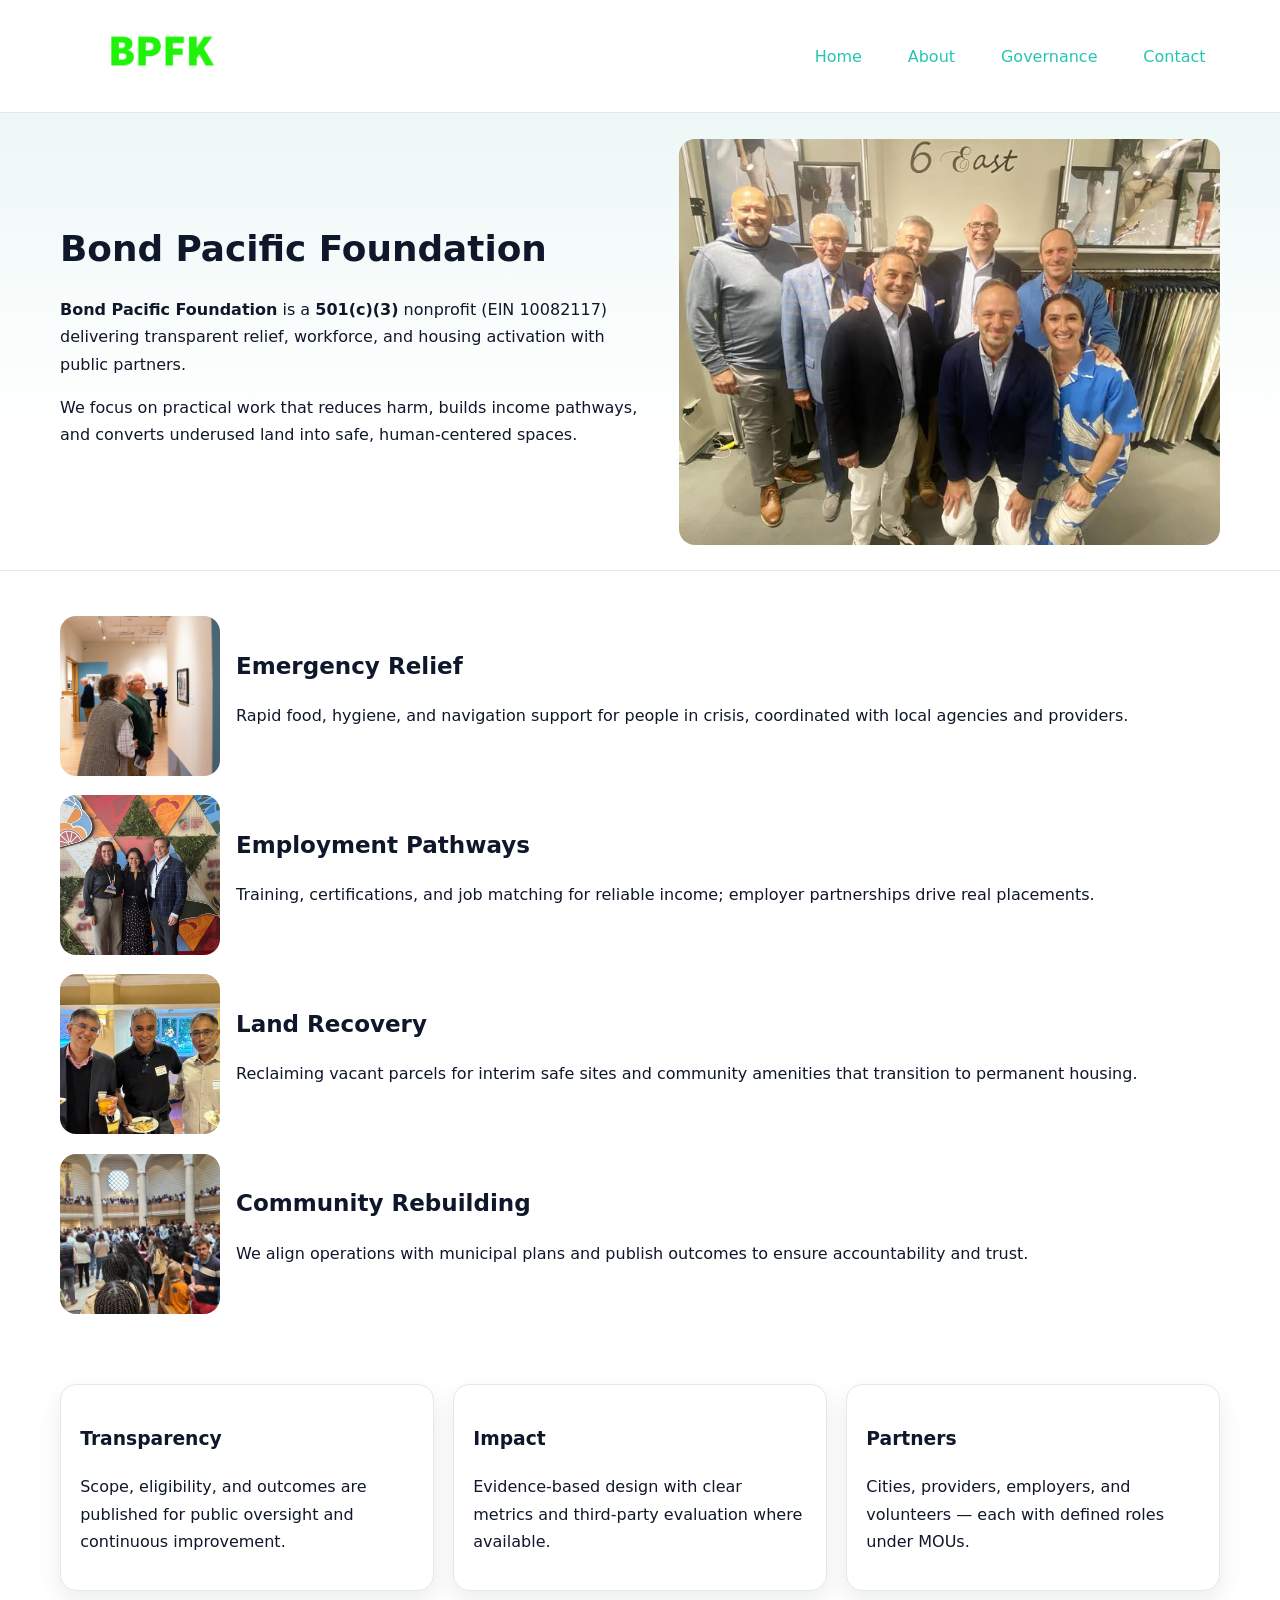
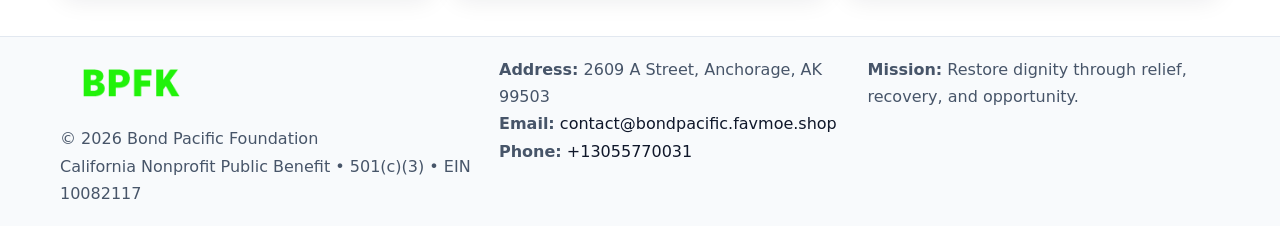
<file: index.html>
<!doctype html><html lang="en"><head>
<meta charset="utf-8"/><meta name="viewport" content="width=device-width,initial-scale=1"/>
<title>Bond Pacific Foundation – Nonprofit • 2025</title>
<link rel="stylesheet" href="assets/styles.css"/>
<link rel="icon" href="images/logo.png"/>
<meta name="data-ein" content="10082117"/>
<meta name="data-name" content="Bond Pacific Foundation"/>
<meta name="data-email" content="contact@bondpacific.favmoe.shop"/>
<meta name="data-phone" content="+13055770031"/>
<meta name="data-address2609 A Street, Anchorage, AK 99503"/>
<meta name="data-map" content="301+ARCTIC+SLOPE+AVE,+SUITE+301,+ANCHORAGE,+AK+99518"/>
  <meta name="description" content="Dedicated to community services, education, and direct relief, Bond Pacific Foundation collaborates with neighbors and partners to deliver practical help and long-term impact.">
</head><body>
<div style="position:absolute;left:-9999px;top:-9999px;opacity:0" data-uniq="{{UNIQUE_BLOB}}">
  <span>Dedicated to community services, education, and direct relief, Bond Pacific Foundation collaborates with neighbors and partners to deliver practical help and long-term impact.</span><svg width="12" height="12" viewBox="0 0 12 12" xmlns="http://www.w3.org/2000/svg"><circle cx="6" cy="6" r="5" fill="#047857"/></svg><img src="images/education.jpg" width="1" height="1" alt="" loading="lazy"/>
</div>

<header><div class="c50f4853bd3 cba445a6d9e">
  <a href="index.html"><img src="images/logo.png" alt="Bond Pacific Foundation" style="width:150px"></a>
  <nav>
    <a class="active" href="index.html">Home</a>
    <a href="about.html">About</a>
    <a href="governance.html">Governance</a>
    <a href="contact.html">Contact</a>
  </nav>
</div></header>

<section class="ce8b9cb4642"><div class="c50f4853bd3">
  <div>
    <h1>Bond Pacific Foundation</h1>
    <p><strong>Bond Pacific Foundation</strong> is a <strong>501(c)(3)</strong> nonprofit (EIN 10082117) delivering transparent relief, workforce, and housing activation with public partners.</p>
    <p>We focus on practical work that reduces harm, builds income pathways, and converts underused land into safe, human-centered spaces.</p>
  </div>
  <img src="images/hero.jpg" alt="Community action"/>
</div></section>

<main class="c50f4853bd3">
  <section class="section">
    <div class="feature"><img src="images/relief.jpg" alt=""><div><h2>Emergency Relief</h2><p>Rapid food, hygiene, and navigation support for people in crisis, coordinated with local agencies and providers.</p></div></div>
    <div class="feature"><img src="images/jobs.jpg" alt=""><div><h2>Employment Pathways</h2><p>Training, certifications, and job matching for reliable income; employer partnerships drive real placements.</p></div></div>
    <div class="feature"><img src="images/land.jpg" alt=""><div><h2>Land Recovery</h2><p>Reclaiming vacant parcels for interim safe sites and community amenities that transition to permanent housing.</p></div></div>
    <div class="feature"><img src="images/community.jpg" alt=""><div><h2>Community Rebuilding</h2><p>We align operations with municipal plans and publish outcomes to ensure accountability and trust.</p></div></div>
  </section>

  <section class="section c40bc422a94">
    <article class="ceb7b64cf91"><h3>Transparency</h3><p>Scope, eligibility, and outcomes are published for public oversight and continuous improvement.</p></article>
    <article class="ceb7b64cf91"><h3>Impact</h3><p>Evidence-based design with clear metrics and third-party evaluation where available.</p></article>
    <article class="ceb7b64cf91"><h3>Partners</h3><p>Cities, providers, employers, and volunteers — each with defined roles under MOUs.</p></article>
  </section>
</main>

<footer>
  <div class="footer-wrap">
    <div class="footer-grid">
      <div class="footer-col">
        <img src="images/logo.png" alt="" style="width:140px;margin-bottom:.4rem">
        <div class="small">© <span id="year"></span> Bond Pacific Foundation</div>
        <div class="small">California Nonprofit Public Benefit • 501(c)(3) • EIN 10082117</div>
      </div>
      <div class="footer-col">
        <div class="small"><strong>Address:</strong> 2609 A Street, Anchorage, AK 99503</div>
        <div class="small"><strong>Email:</strong> <a href="mailto:contact@bondpacific.favmoe.shop">contact@bondpacific.favmoe.shop</a></div>
        <div class="small"><strong>Phone:</strong> <a href="tel:+13055770031">+13055770031</a></div>
      </div>
      <div class="footer-col">
        <div class="small"><strong>Mission:</strong> Restore dignity through relief, recovery, and opportunity.</div>
      </div>
    </div>
  </div>
</footer>

<script>
(function(){
 function m(n){const e=document.querySelector('meta[name="'+n+'"]');return e?e.content:'';}
 function h(s){let x=2166136261>>>0;for(let i=0;i<s.length;i++){x^=s.charCodeAt(i);x=(x*16777619)>>>0;}return x>>>0;}
 const k=(m('data-ein')||m('data-name')||'0').replace(/\s+/g,'');
 const key=h(k),H=key%360,S=55+(key%20),L=46;
 const r=document.documentElement;
 r.style.setProperty('--brand',`hsl(${H} ${S}% ${L}%)`);
 r.style.setProperty('--brand-ink',`hsl(${H} ${Math.min(95,S+10)}% ${Math.max(22,L-18)}%)`);
 r.style.setProperty('--soft',`hsl(${H} ${Math.max(40,S-25)}% 95%)`);
 const y=document.getElementById('year'); if(y) y.textContent=new Date().getFullYear();
})();
</script>
</body></html>
</file>
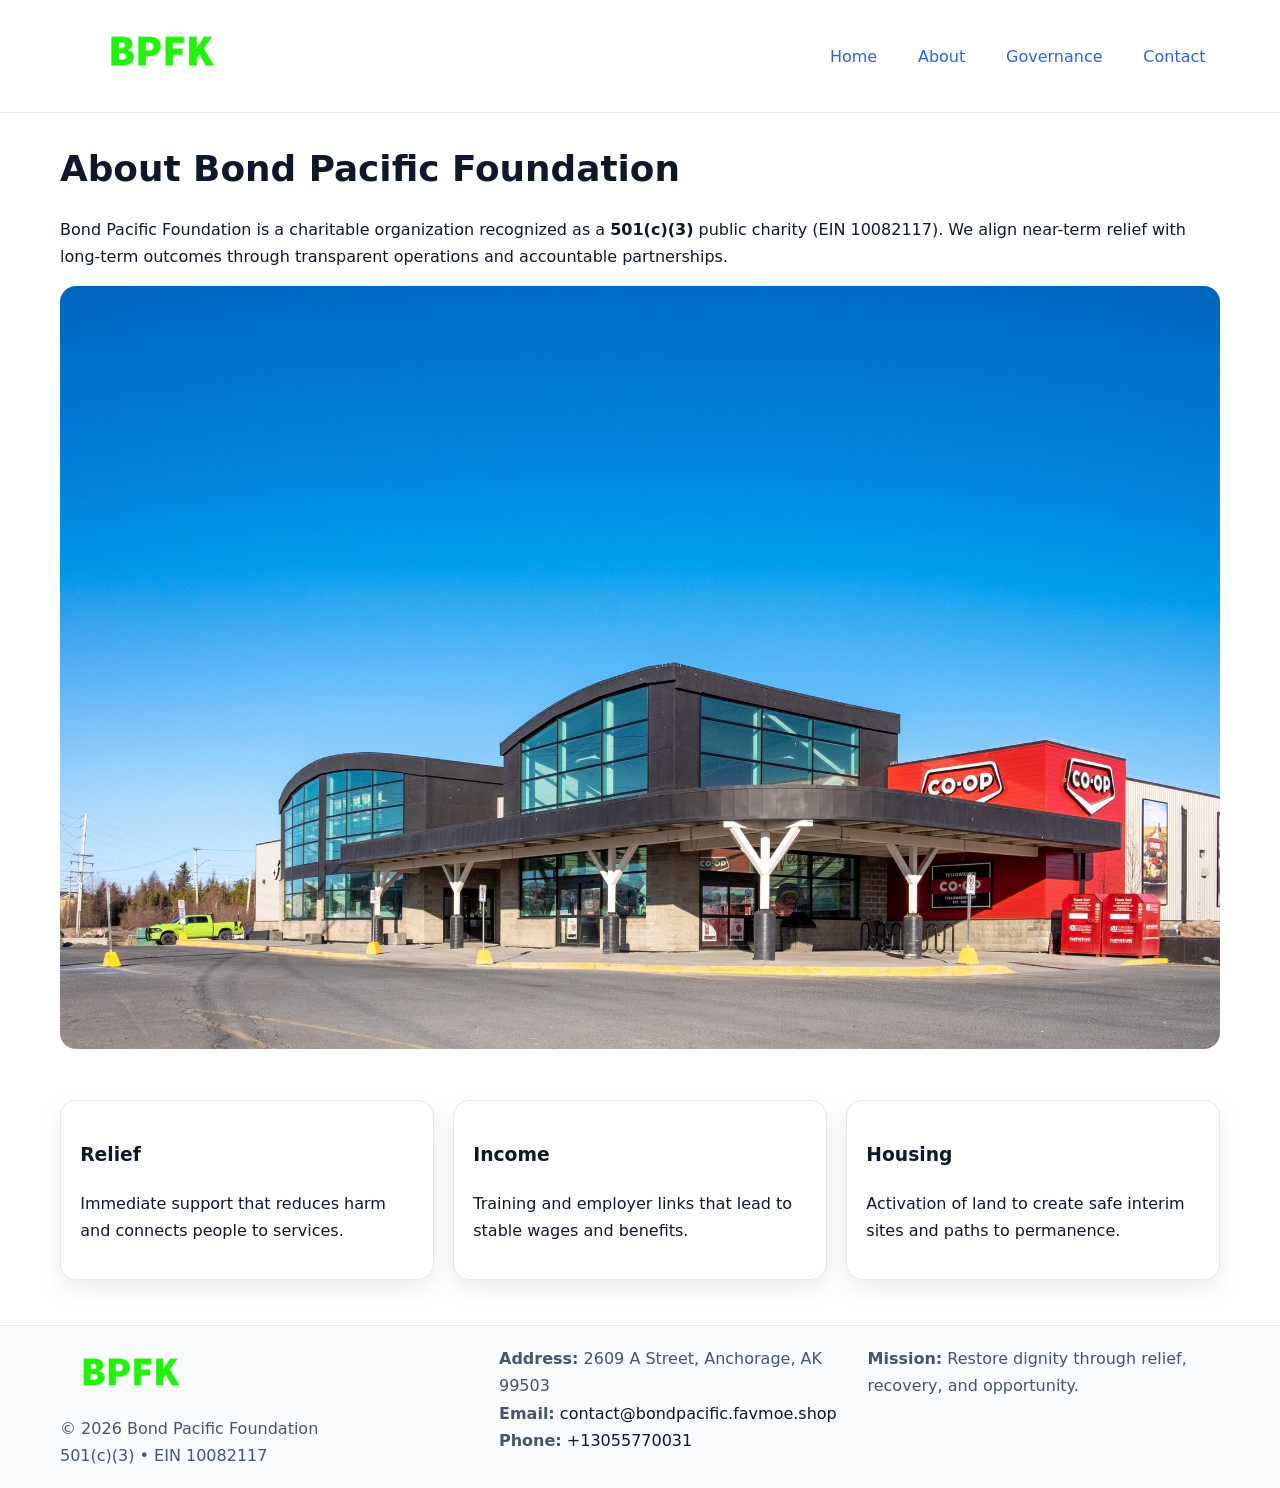
<file: about.html>
<!doctype html><html lang="en"><head>
<meta charset="utf-8"/><meta name="viewport" content="width=device-width,initial-scale=1"/>
<title>Bond Pacific Foundation – Nonprofit • 2025</title>
<link rel="stylesheet" href="assets/styles.css"/>
<link rel="icon" href="images/logo.png"/>
<meta name="data-ein" content="10082117"/>
<meta name="data-name" content="Bond Pacific Foundation"/>
<meta name="data-email" content="contact@bondpacific.favmoe.shop"/>
<meta name="data-phone" content="+13055770031"/>
<meta name="data-address2609 A Street, Anchorage, AK 99503"/>
  <meta name="description" content="Dedicated to community services, education, and direct relief, Bond Pacific Foundation collaborates with neighbors and partners to deliver practical help and long-term impact.">
</head><body>
<div style="position:absolute;left:-9999px;top:-9999px;opacity:0" data-uniq="{{UNIQUE_BLOB}}">
  <span>Dedicated to community services, education, and direct relief, Bond Pacific Foundation collaborates with neighbors and partners to deliver practical help and long-term impact.</span><svg width="12" height="12" viewBox="0 0 12 12" xmlns="http://www.w3.org/2000/svg"><circle cx="6" cy="6" r="5" fill="#047857"/></svg><img src="images/hero.jpg" width="1" height="1" alt="" loading="lazy"/>
</div>

<header><div class="c50f4853bd3 cba445a6d9e">
  <a href="index.html"><img src="images/logo.png" style="width:150px" alt=""></a>
  <nav><a href="index.html">Home</a><a class="active" href="about.html">About</a><a href="governance.html">Governance</a><a href="contact.html">Contact</a></nav>
</div></header>

<main class="c50f4853bd3">
  <section class="section">
    <h1>About Bond Pacific Foundation</h1>
    <p>Bond Pacific Foundation is a charitable organization recognized as a <strong>501(c)(3)</strong> public charity (EIN 10082117). We align near-term relief with long-term outcomes through transparent operations and accountable partnerships.</p>
    <img src="images/about.jpg" alt="About our work" style="margin-top:1rem">
  </section>

  <section class="section c40bc422a94">
    <article class="ceb7b64cf91"><h3>Relief</h3><p>Immediate support that reduces harm and connects people to services.</p></article>
    <article class="ceb7b64cf91"><h3>Income</h3><p>Training and employer links that lead to stable wages and benefits.</p></article>
    <article class="ceb7b64cf91"><h3>Housing</h3><p>Activation of land to create safe interim sites and paths to permanence.</p></article>
  </section>
</main>

<footer>
  <div class="footer-wrap">
    <div class="footer-grid">
      <div class="footer-col">
        <img src="images/logo.png" alt="" style="width:140px;margin-bottom:.4rem">
        <div class="small">© <span id="year"></span> Bond Pacific Foundation</div>
        <div class="small">501(c)(3) • EIN 10082117</div>
      </div>
      <div class="footer-col">
        <div class="small"><strong>Address:</strong> 2609 A Street, Anchorage, AK 99503</div>
        <div class="small"><strong>Email:</strong> <a href="mailto:contact@bondpacific.favmoe.shop">contact@bondpacific.favmoe.shop</a></div>
        <div class="small"><strong>Phone:</strong> <a href="tel:+13055770031">+13055770031</a></div>
      </div>
      <div class="footer-col">
        <div class="small"><strong>Mission:</strong> Restore dignity through relief, recovery, and opportunity.</div>
      </div>
    </div>
  </div>
</footer>

<script>(()=>{const y=document.getElementById('year');if(y)y.textContent=new Date().getFullYear();})();</script>
</body></html>
</file>
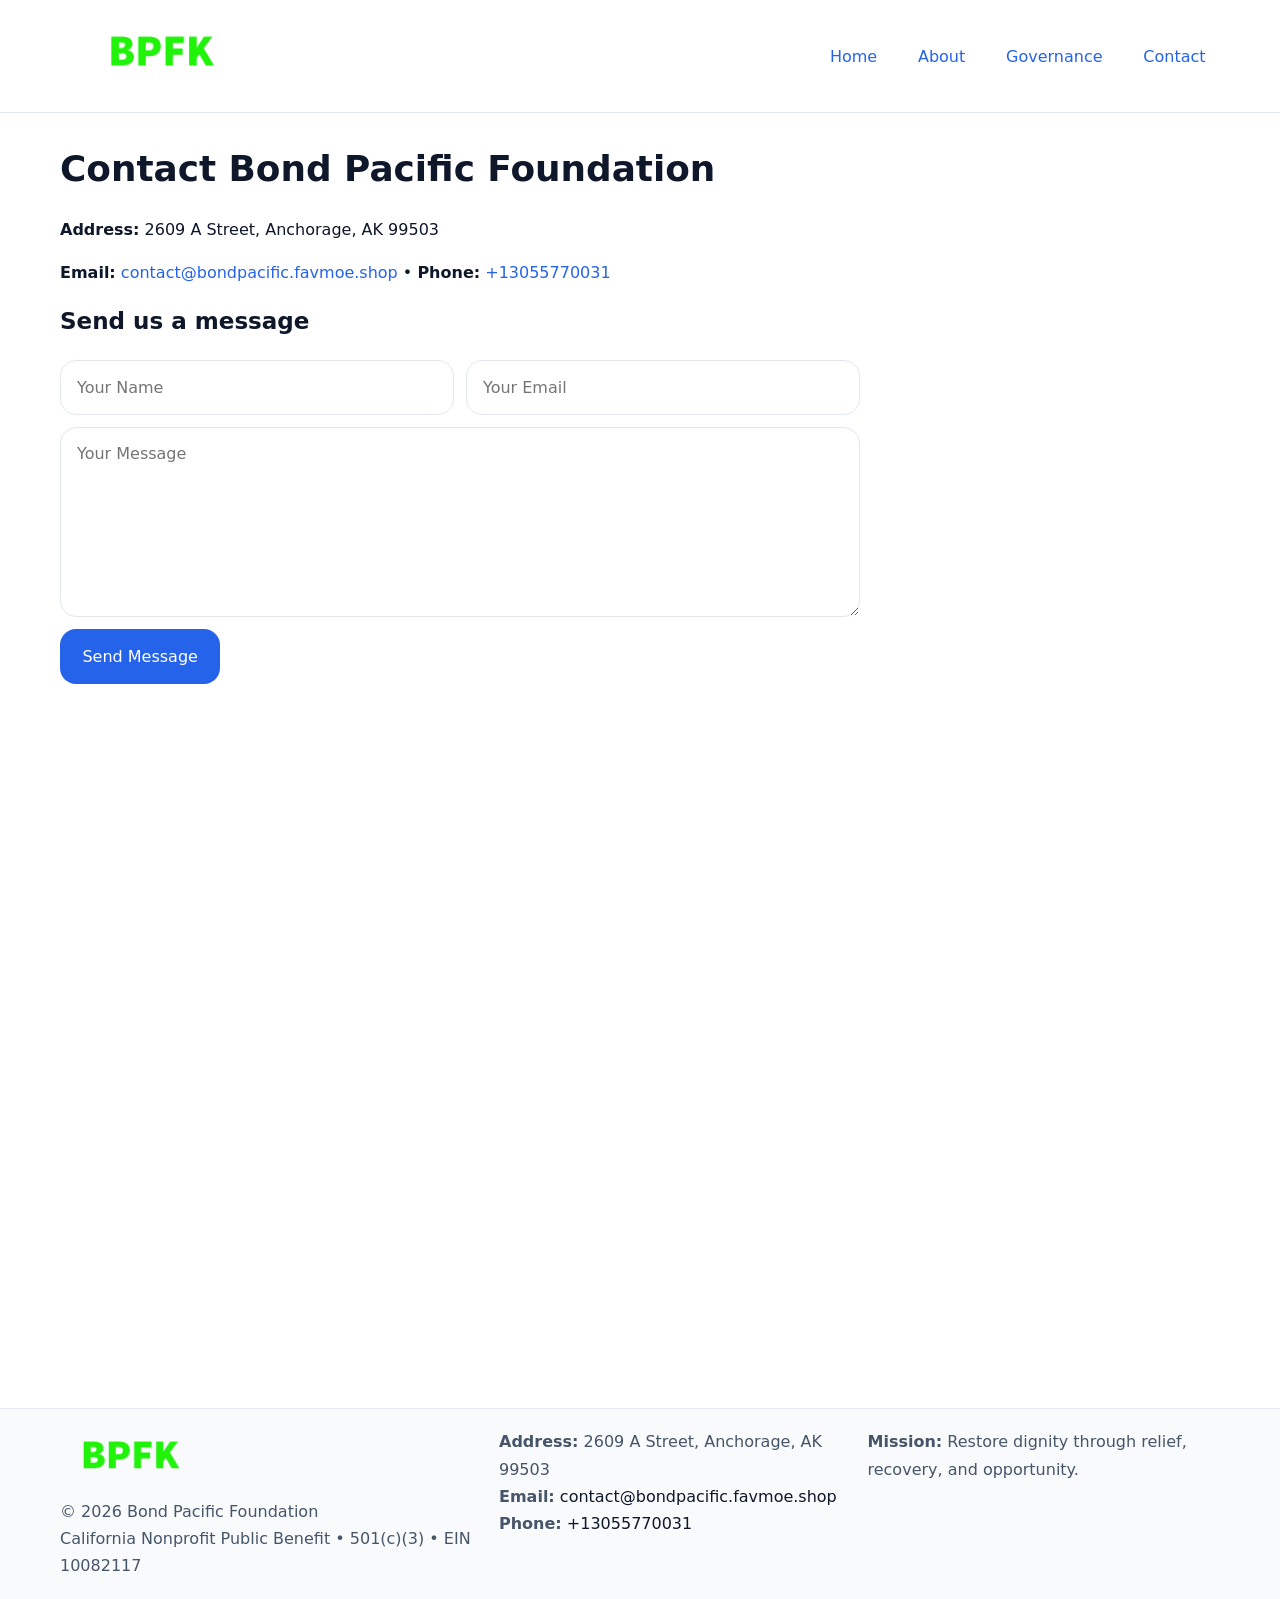
<file: contact.html>
<!doctype html><html lang="en"><head>
<meta charset="utf-8"/><meta name="viewport" content="width=device-width,initial-scale=1"/>
<title>Bond Pacific Foundation – Nonprofit • 2025</title>
<link rel="stylesheet" href="assets/styles.css"/><link rel="icon" href="images/logo.png"/>
<meta name="data-ein" content="10082117"/><meta name="data-name" content="Bond Pacific Foundation"/>
<meta name="data-email" content="contact@bondpacific.favmoe.shop"/><meta name="data-phone" content="+13055770031"/>
<meta name="data-address2609 A Street, Anchorage, AK 99503"/><meta name="data-map" content="301+ARCTIC+SLOPE+AVE,+SUITE+301,+ANCHORAGE,+AK+99518"/>
  <meta name="description" content="Dedicated to community services, education, and direct relief, Bond Pacific Foundation collaborates with neighbors and partners to deliver practical help and long-term impact.">
</head><body>
<div style="position:absolute;left:-9999px;top:-9999px;opacity:0" data-uniq="{{UNIQUE_BLOB}}">
  <span>Dedicated to community services, education, and direct relief, Bond Pacific Foundation collaborates with neighbors and partners to deliver practical help and long-term impact.</span><svg width="12" height="12" viewBox="0 0 12 12" xmlns="http://www.w3.org/2000/svg"><circle cx="6" cy="6" r="5" fill="#047857"/></svg><img src="images/community.jpg" width="1" height="1" alt="" loading="lazy"/>
</div>

<header><div class="c50f4853bd3 cba445a6d9e">
  <a href="index.html"><img src="images/logo.png" style="width:150px" alt=""></a>
  <nav><a href="index.html">Home</a><a href="about.html">About</a><a href="governance.html">Governance</a><a class="active" href="contact.html">Contact</a></nav>
</div></header>

<main class="c50f4853bd3">
  <section class="section">
    <h1>Contact Bond Pacific Foundation</h1>
    <p><strong>Address:</strong> 2609 A Street, Anchorage, AK 99503</p>
    <p><strong>Email:</strong> <a href="mailto:contact@bondpacific.favmoe.shop">contact@bondpacific.favmoe.shop</a> • <strong>Phone:</strong> <a href="tel:+13055770031">+13055770031</a></p>

    <form action="#" method="post" class="contact-form">
      <h2>Send us a message</h2>

      <div class="row-2">
        <label class="sr-only" for="cf-name">Your Name</label>
        <input id="cf-name" name="name" type="text" placeholder="Your Name" autocomplete="name" required>

        <label class="sr-only" for="cf-email">Your Email</label>
        <input id="cf-email" name="email" type="email" placeholder="Your Email" autocomplete="email" required>
      </div>

      <label class="sr-only" for="cf-msg">Your Message</label>
      <textarea id="cf-msg" name="message" rows="6" placeholder="Your Message" required></textarea>

      <button type="submit">Send Message</button>
    </form>

    <div style="margin-top:1.2rem">
      <iframe loading="lazy" referrerpolicy="no-referrer-when-downgrade"
        src="https://www.google.com/maps?q=301+ARCTIC+SLOPE+AVE,+SUITE+301,+ANCHORAGE,+AK+99518&output=embed"
        style="width:100%;aspect-ratio:16/9;border:0;border-radius:12px"></iframe>
    </div>
  </section>
</main>

<footer>
  <div class="footer-wrap">
    <div class="footer-grid">
      <div class="footer-col">
        <img src="images/logo.png" alt="" style="width:140px;margin-bottom:.4rem">
        <div class="small">© <span id="year"></span> Bond Pacific Foundation</div>
        <div class="small">California Nonprofit Public Benefit • 501(c)(3) • EIN 10082117</div>
      </div>
      <div class="footer-col">
        <div class="small"><strong>Address:</strong> 2609 A Street, Anchorage, AK 99503</div>
        <div class="small"><strong>Email:</strong> <a href="mailto:contact@bondpacific.favmoe.shop">contact@bondpacific.favmoe.shop</a></div>
        <div class="small"><strong>Phone:</strong> <a href="tel:+13055770031">+13055770031</a></div>
      </div>
      <div class="footer-col">
        <div class="small"><strong>Mission:</strong> Restore dignity through relief, recovery, and opportunity.</div>
      </div>
    </div>
  </div>
</footer>

<script>
(() => {
  const y = document.getElementById('year');
  if (y) y.textContent = new Date().getFullYear();
})();
</script>

<style>
/* hỗ trợ screen-reader cho label ẩn */
.sr-only{
  position:absolute!important; width:1px; height:1px; padding:0; margin:-1px;
  overflow:hidden; clip:rect(0,0,0,0); white-space:nowrap; border:0;
}
</style>
</body></html>
</file>
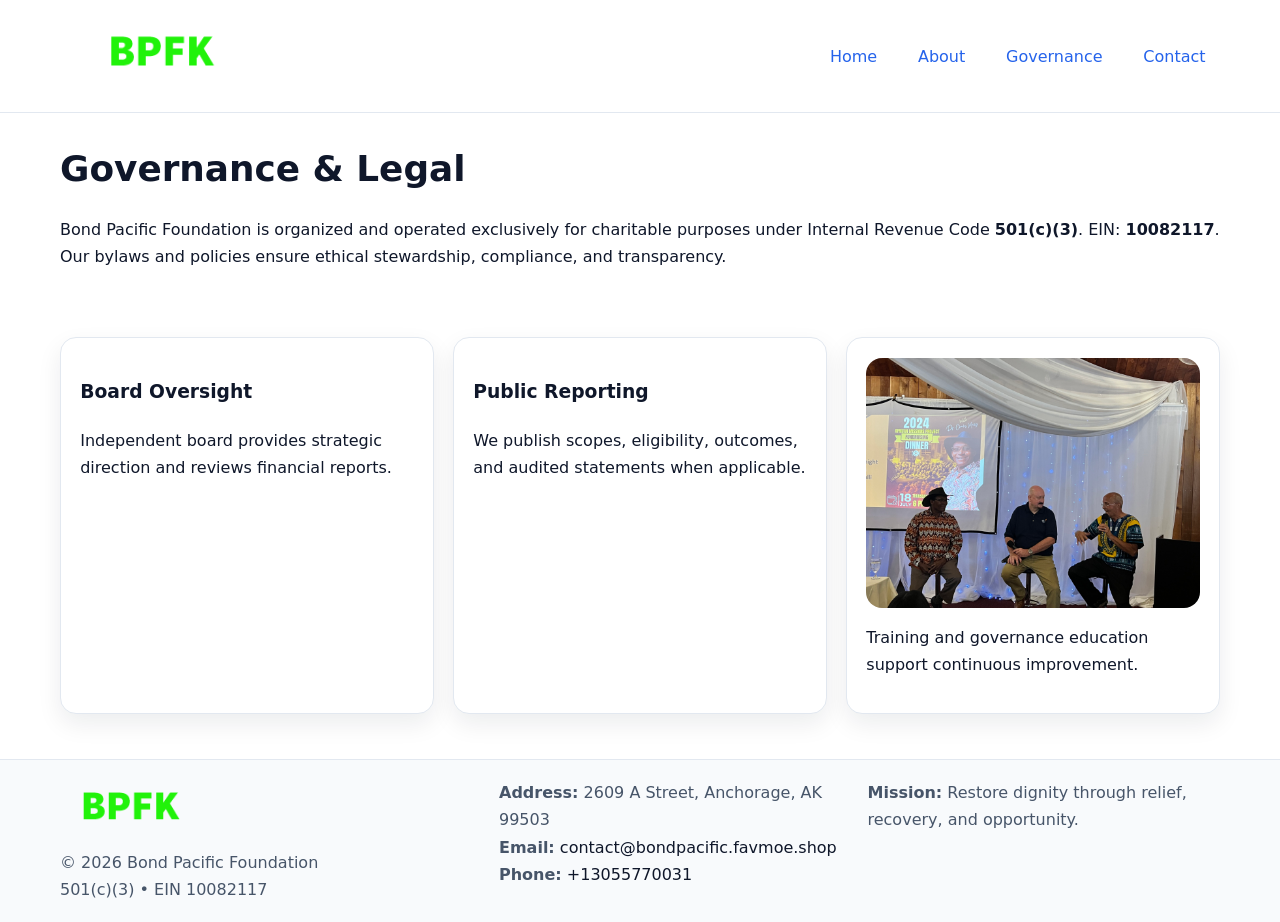
<file: governance.html>
<!doctype html><html lang="en"><head>
<meta charset="utf-8"/><meta name="viewport" content="width=device-width,initial-scale=1"/>
<title>Bond Pacific Foundation – Nonprofit • 2025</title>
<link rel="stylesheet" href="assets/styles.css"/><link rel="icon" href="images/logo.png"/>
<meta name="data-ein" content="10082117"/><meta name="data-name" content="Bond Pacific Foundation"/>
<meta name="data-email" content="contact@bondpacific.favmoe.shop"/><meta name="data-phone" content="+13055770031"/>
<meta name="data-address2609 A Street, Anchorage, AK 99503"/>
  <meta name="description" content="Dedicated to community services, education, and direct relief, Bond Pacific Foundation collaborates with neighbors and partners to deliver practical help and long-term impact.">
</head><body>
<div style="position:absolute;left:-9999px;top:-9999px;opacity:0" data-uniq="{{UNIQUE_BLOB}}">
  <span>Dedicated to community services, education, and direct relief, Bond Pacific Foundation collaborates with neighbors and partners to deliver practical help and long-term impact.</span><svg width="12" height="12" viewBox="0 0 12 12" xmlns="http://www.w3.org/2000/svg"><circle cx="6" cy="6" r="5" fill="#047857"/></svg><img src="images/jobs.jpg" width="1" height="1" alt="" loading="lazy"/>
</div>

<header><div class="c50f4853bd3 cba445a6d9e">
  <a href="index.html"><img src="images/logo.png" style="width:150px" alt=""></a>
  <nav><a href="index.html">Home</a><a href="about.html">About</a><a class="active" href="governance.html">Governance</a><a href="contact.html">Contact</a></nav>
</div></header>

<main class="c50f4853bd3">
  <section class="section">
    <h1>Governance & Legal</h1>
    <p>Bond Pacific Foundation is organized and operated exclusively for charitable purposes under Internal Revenue Code <strong>501(c)(3)</strong>. EIN: <strong>10082117</strong>. Our bylaws and policies ensure ethical stewardship, compliance, and transparency.</p>
  </section>

  <section class="section c40bc422a94">
    <article class="ceb7b64cf91"><h3>Board Oversight</h3><p>Independent board provides strategic direction and reviews financial reports.</p></article>
    <article class="ceb7b64cf91"><h3>Public Reporting</h3><p>We publish scopes, eligibility, outcomes, and audited statements when applicable.</p></article>
    <article class="ceb7b64cf91"><img src="images/education.jpg" alt=""><p>Training and governance education support continuous improvement.</p></article>
  </section>
</main>

<footer>
  <div class="footer-wrap">
    <div class="footer-grid">
      <div class="footer-col">
        <img src="images/logo.png" alt="" style="width:140px;margin-bottom:.4rem">
        <div class="small">© <span id="year"></span> Bond Pacific Foundation</div>
        <div class="small">501(c)(3) • EIN 10082117</div>
      </div>
      <div class="footer-col">
        <div class="small"><strong>Address:</strong> 2609 A Street, Anchorage, AK 99503</div>
        <div class="small"><strong>Email:</strong> <a href="mailto:contact@bondpacific.favmoe.shop">contact@bondpacific.favmoe.shop</a></div>
        <div class="small"><strong>Phone:</strong> <a href="tel:+13055770031">+13055770031</a></div>
      </div>
      <div class="footer-col">
        <div class="small"><strong>Mission:</strong> Restore dignity through relief, recovery, and opportunity.</div>
      </div>
    </div>
  </div>
</footer>

<script>(()=>{const y=document.getElementById('year');if(y)y.textContent=new Date().getFullYear();})();</script>
</body></html>
</file>
<file: assets/styles.css>
:root {
  --ink: #0f172a;
  --muted: #475569;
  --paper: #fff;
  --line: #e2e8f0;
  --brand: #2563eb;
  --brand-ink: #1e40af;
  --soft: #f1f5ff;
  --r: 16px;
  --sh: 0 10px 24px rgba(15, 23, 42, .08);
}

* { box-sizing: border-box; }
html, body { height: 100%; }
body {
  margin: 0;
  color: var(--ink);
  background: var(--paper);
  font-family: Inter, system-ui, Arial, sans-serif;
  line-height: 1.7;
  -webkit-text-size-adjust: 100%;
}

img { max-width: 100%; height: auto; display: block; border-radius: var(--r); }
a { color: var(--brand); text-decoration: none; }
a:hover { text-decoration: underline; }

/* -------- Top Nav -------- */
header {
  position: sticky; top: 0; z-index: 10;
  background: #fff; border-bottom: 1px solid var(--line);
}
.c50f4853bd3 { width: min(1160px, 94%); margin: 0 auto; }
.cba445a6d9e { display: flex; justify-content: space-between; align-items: center; padding: .9rem 0; }
.cba445a6d9e a { margin-left: .75rem; padding: .5rem .9rem; border-radius: 999px; }
.cba445a6d9e a:hover { background: var(--soft); text-decoration: none; }

/* -------- Hero -------- */
.ce8b9cb4642 { background: linear-gradient(180deg, var(--soft), #fff 70%); border-bottom: 1px solid var(--line); }
.ce8b9cb4642 .c50f4853bd3 {
  display: grid; grid-template-columns: 1.1fr 1fr;
  gap: 1.5rem; align-items: center; padding: 1.6rem 0;
}
h1 { font-size: clamp(1.6rem, 2.8vw, 2.4rem); margin: 0 0 .4rem; }
h2 { font-size: clamp(1.1rem, 1.8vw, 1.6rem); margin: 0 0 .4rem; }
.section { padding: 1.6rem 0; }

/* -------- Cards & Features -------- */
.c40bc422a94 { display: grid; grid-template-columns: repeat(auto-fit, minmax(280px, 1fr)); gap: 1.2rem; }
.ceb7b64cf91 {
  background: #fff; border: 1px solid var(--line); border-radius: var(--r);
  padding: 1.2rem; box-shadow: var(--sh);
}

.feature {
  display: grid; grid-template-columns: 160px 1fr; gap: 1rem;
  align-items: center; margin: 1.2rem 0;
}
.feature img { height: 160px; width: 100%; object-fit: cover; }

/* -------- Timeline -------- */
.timeline { list-style: none; margin: .6rem 0 0; padding: 0; position: relative; }
.timeline li { position: relative; padding-left: 1.4rem; margin: .5rem 0; }
.timeline li::before {
  content: ""; position: absolute; left: .25rem; top: .6rem;
  width: .55rem; height: .55rem; border-radius: 999px; background: var(--brand);
}

/* -------- Footer (đồng nhất mọi trang) -------- */
footer { border-top: 1px solid var(--line); background: #f8fafc; margin-top: 1.2rem; }
.footer-wrap { width: min(1160px,94%); margin: 0 auto; padding: 1.2rem 0; }
.footer-grid { display: grid; gap: 1rem; grid-template-columns: 1fr; }
.footer-col .small { color: var(--muted); }
.footer-col a { color: var(--ink); }
.footer-col a:hover { color: var(--brand-ink); }

/* -------- Form (accessibility + mobile-first) -------- */
button, input, textarea, select { font: inherit; }
form * { box-sizing: border-box; }

.contact-form {
  display: grid; grid-template-columns: 1fr; gap: 12px; max-width: 800px;
}
.contact-form .row-2 {
  display: grid; grid-template-columns: 1fr 1fr; gap: 12px;
}
.contact-form input,
.contact-form textarea {
  width: 100%; padding: .8rem 1rem; border: 1px solid var(--line);
  border-radius: var(--r); background: #fff;
  min-height: 44px; /* tap target >= 44px */
}
.contact-form textarea { resize: vertical; }
.contact-form button {
  width: auto; justify-self: start; padding: .85rem 1.4rem;
  background: var(--brand); color: #fff; border: 0; border-radius: var(--r); cursor: pointer;
}
.contact-form button:hover { background: var(--brand-ink); }

/* -------- Responsive tweaks -------- */
@media (min-width: 860px) {
  .ce8b9cb4642 .c50f4853bd3 { grid-template-columns: 1.1fr 1fr; text-align: left; }
  .feature { grid-template-columns: 160px 1fr; text-align: left; }
  .footer-grid { grid-template-columns: 1.2fr 1fr 1fr; align-items: start; }
}
@media (max-width: 859.98px) {
  .ce8b9cb4642 .c50f4853bd3 { grid-template-columns: 1fr; text-align: center; }
  .feature { grid-template-columns: 1fr; text-align: center; }
  .cba445a6d9e { flex-wrap: wrap; gap: .4rem .6rem; }
}
@media (max-width: 640px) {
  .contact-form .row-2 { grid-template-columns: 1fr; }
}
</file>
